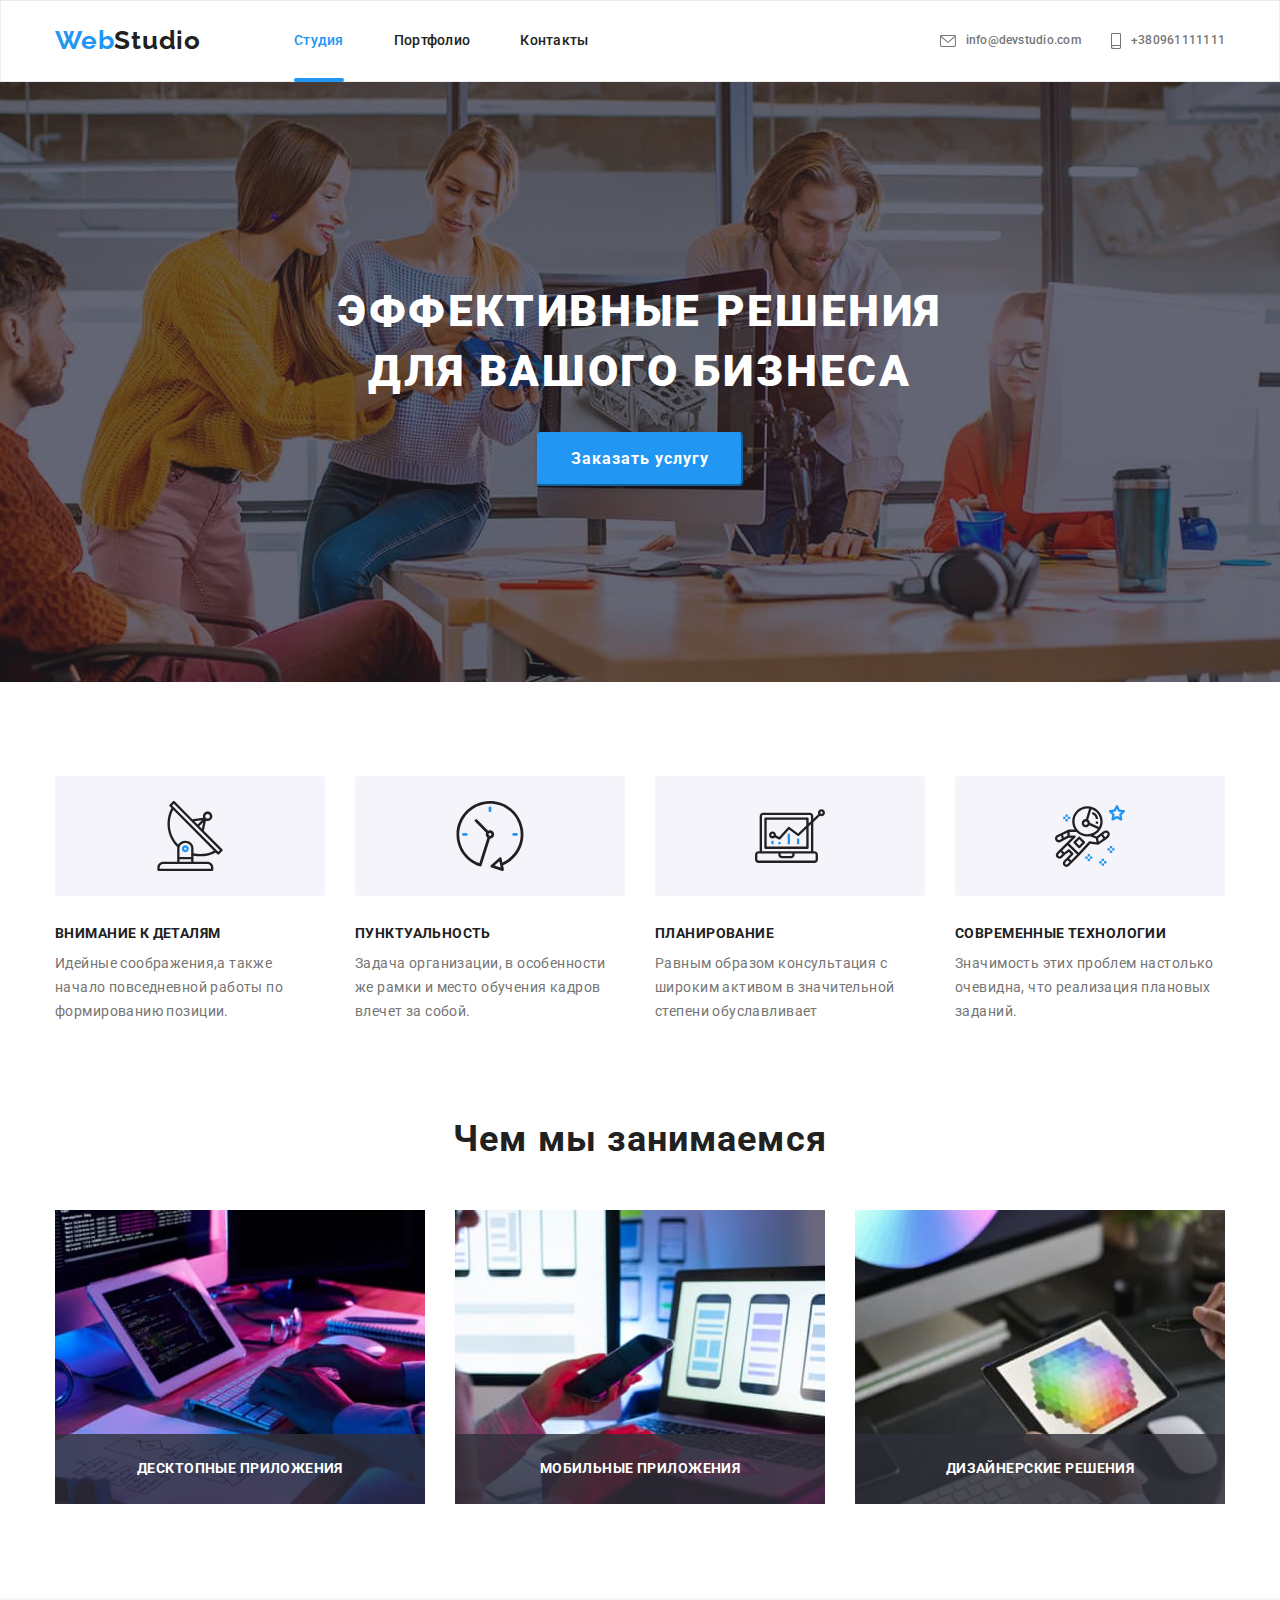
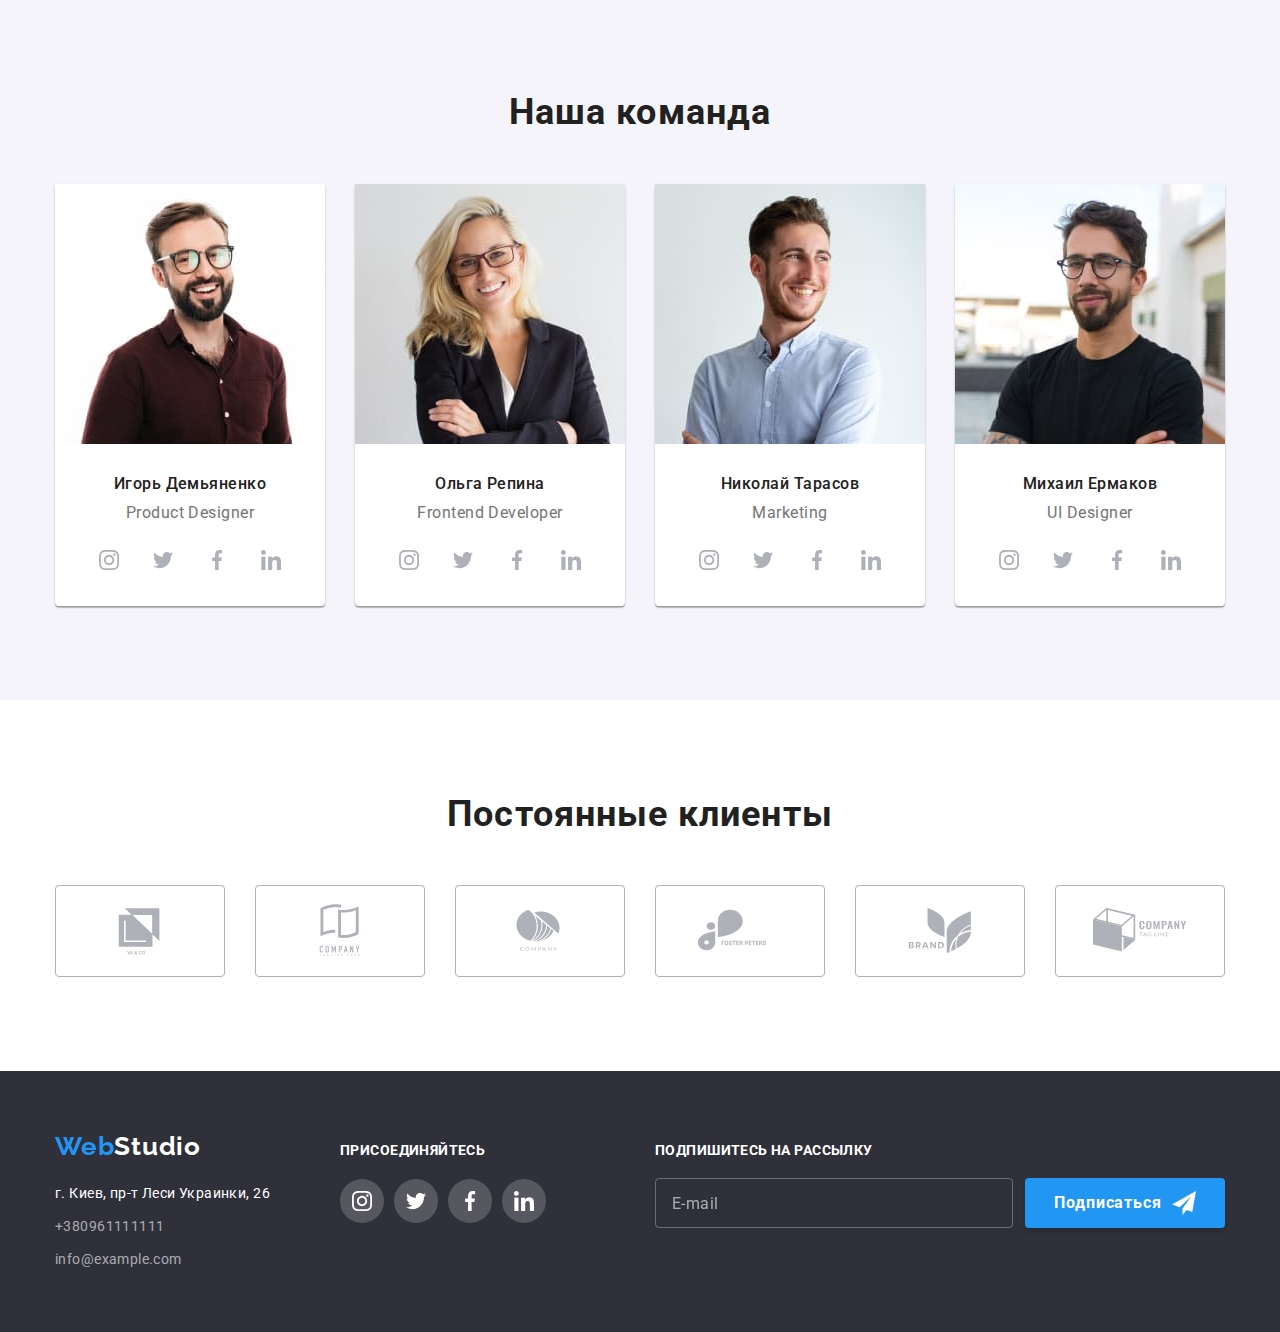
<file: index.html>
<!DOCTYPE html>
<html lang="ru">
  <head>
    <meta charset="UTF-8" />
    <meta http-equiv="X-UA-Compatible" content="IE=edge" />
    <meta name="viewport" content="width=device-width, initial-scale=1.0" />
    <title>Document</title>
    <link rel="preconnect" href="https://fonts.googleapis.com" />
    <link rel="preconnect" href="https://fonts.gstatic.com" crossorigin />
    <link
      href="https://fonts.googleapis.com/css2?family=Raleway:wght@700&family=Roboto:wght@400;500;700;900&display=swap"
      rel="stylesheet"
    />
    <link
      rel="stylesheet"
      href="https://cdnjs.cloudflare.com/ajax/libs/modern-normalize/1.1.0/modern-normalize.min.css"
    />
    <link rel="stylesheet" href="./css/main.min.css" />
</head>

  <body>
    <header class="header">
      <div class="container header__container">
        <a href="" class="link logo-header"
          >Web<span class="logo-dark">Studio</span></a>
        <nav class="header-nav">
          <ul class="list header-list">
            <li class="header-list__item-nav">
              <a class="current link header-list__link" href="./index.html">Студия</a>
            </li>
            <li class="header-list__item-nav">
              <a class="link header-list__link" href="./portfolio.html">Портфолио</a>
            </li>
            <li class="header-list__item-nav">
              <a class="link header-list__link" href="">Контакты</a>
            </li>
          </ul>
        </nav>
        <button type="button" class="mobile-menu-btn"  data-menu-open>
          <svg 
            class="mobile-menu-btn__icon"
            width="40"
            height="40">
            <use href="./image/icons.svg#icon-mobile-menu-btn"></use>
          </svg>
        </button>
        <ul class="list header-contact">
          <li class="header-list__item-contact">
            <a class="link header-list__mail" href="mailto:info@devstudio.com">
              <svg class="header-list__img-icon" width="16" height="12">
                <use href="./image/icons.svg#icon-envelope"></use>
              </svg>
              info@devstudio.com</a
            >
          </li>
          <li class="header-list__item-contact">
            <a class="link header-list__tel" href="tel:+380961111111">
              <svg class="header-list__img-icon" width="10" height="16">
                <use href="./image/icons.svg#icon-smartphone"></use>
              </svg>
              +380961111111</a
            >
          </li>
        </ul>
      </div>
      <div class="mobile-menu" data-menu>
        <!-- <div class="container mobile-menu__container"> -->
        <button type="button" class="mobile-menu__close-btn" data-menu-close>
          <svg class="mobile-menu__close-icon"
                width="40"
                height="40">
            <use href="./image/icons.svg#icon-close-btn"></use>
          </svg>
        </button>

        <ul class="mobile-menu__nav-list list">
          <li class="mobile-menu__nav-item item">
            <a class="current mobile-menu__nav-link link" href="./index.html">Студия</a>
          </li>
          <li class="mobile-menu__nav-item item">
            <a class="mobile-menu__nav-link link" href="./portfolio.html">Портфолио</a>
          </li>
          <li class="mobile-menu__nav-item item">
            <a class="mobile-menu__nav-link link" href="">Контакт</a>
          </li>
        </ul>

        <div>
        <ul class="mobile-menu__contact-list list">
          <li class="mobile-menu__contact-tel item">
            <a class="mobile-menu__contact-link link" href="tel:+380961111111">+38 096 111 11 11</a>
          </li>
          <li class="mobile-menu__contact-mail item">
            <a class="mobile-menu__contact-link link" href="mailto:info@devstudio.com">info@devstudio.com</a>
          </li>
        </ul>
        <ul class="mobile-menu__social-list list">
          <li class="mobile-menu__social-item item">
            <a class="mobile-menu__social-link link" href="">Instagram</a>
          </li>
          <li class="mobile-menu__social-item item">
            <a class="mobile-menu__social-link link" href="">Twitter</a>
          </li>
          <li class="mobile-menu__social-item item">
            <a class="mobile-menu__social-link link" href="">Facebook</a>
          </li>
          <li class="mobile-menu__social-item item">
            <a class="mobile-menu__social-link link" href="">LinkedIn</a>
          </li>
        </ul>
      </div>
      </div>
    </header>
    <main>
      <section class="hero">
        <div class="container">
          <h1 class="hero-title">Эффективные решения для вашого бизнеса</h1>
          <button type="button" class="hero-btn" data-modal-open>
            Заказать услугу
          </button>
        </div>
      </section>
      <section class="section">
        <div class="container">
          <h2 class="visually-hidden">Заголовок</h2>
          <ul class="list section-list">
            <li class="section-list__item">
              <div class="section-img">
                <svg class="section-list__img-icon" width="70" height="70">
                  <use href="./image/icons.svg#icon-antenna"></use>
                </svg>
              </div>
              <div class="section-inform">
                <h3 class="section-pretitle">ВНИМАНИЕ К ДЕТАЛЯМ</h3>
                <p class="section-text">
                  Идейные соображения,а также начало повседневной работы по
                  формированию позиции.
                </p>
              </div>
            </li>
            <li class="section-list__item">
              <div class="section-img">
                <svg class="section-list__img-icon" width="70" height="70">
                  <use href="./image/icons.svg#icon-clock"></use>
                </svg>
              </div>
              <div class="section-inform">
                <h3 class="section-pretitle">ПУНКТУАЛЬНОСТЬ</h3>
                <p class="section-text">
                  Задача организации, в особенности же рамки и место обучения
                  кадров влечет за собой.
                </p>
              </div>
            </li>
            <li class="section-list__item">
              <div class="section-img">
                <svg class="section-list__img-icon" width="70" height="70">
                  <use href="./image/icons.svg#icon-diagram"></use>
                </svg>
              </div>
              <div class="section-inform">
                <h3 class="section-pretitle">ПЛАНИРОВАНИЕ</h3>
                <p class="section-text">
                  Равным образом консультация с широким активом в значительной
                  степени обуславливает
                </p>
              </div>
            </li>
            <li class="section-list__item">
              <div class="section-img">
                <svg class="section-list__img-icon" width="70" height="70">
                  <use href="./image/icons.svg#icon-astronaut"></use>
                </svg>
              </div>
              <div class="section-inform">
                <h3 class="section-pretitle">СОВРЕМЕННЫЕ ТЕХНОЛОГИИ</h3>
                <p class="section-text">
                  Значимость этих проблем настолько очевидна, что реализация
                  плановых заданий.
                </p>
              </div>
            </li>
          </ul>
        </div>
      </section>
      <section class="work">
        <div class="container">
          <h2 class="work-title">Чем мы занимаемся</h2>
          <ul class="list work-list">
            <li class="work-list__item">
              <div class="work-item-img">
                <img
                  src="./image/img1.jpg"
                  alt="работа на планшете"
                  width="370"
                  height="294"
                />
                <p class="work-item-text">Десктопные приложения</p>
              </div>
            </li>
            <li class="work-list__item">
              <div class="work-item-img">
                <img
                  src="./image/img2.jpg"
                  alt="работа за ноутом"
                  width="370"
                  height="294"
                />
                <p class="work-item-text">Мобильные приложения</p>
              </div>
            </li>
            <li class="work-list__item">
              <div class="work-item-img">
                <img
                  src="./image/img3.jpg"
                  alt="работа на планшете2"
                  width="370"
                  height="294"
                />
                <p class="work-item-text">Дизайнерские решения</p>
              </div>
            </li>
          </ul>
        </div>
      </section>
      <section class="content">
        <div class="container">
          <h2 class="content-title">Наша команда</h2>
          <ul class="list content-list">
            <li class="content-item">
              <picture>
                <source
                  srcset="./image/Content/Igor-decktop.jpg 1x, ./image/Content/Igor-decktop@2x.jpg 2x"
                  media="(min-width: 1200px)"
                  />
                <source
                  srcset="./image/Content/Igor-tablet.jpg 1x, ./image/Content/Igor-tablet@2x.jpg 2x"
                  media="(min-width: 768px)"
                  />
                <source
                  srcset="./image/Content/Igor-mobile.jpg 1x, ./image/Content/Igor-mobile@2x.jpg 2x"
                  media="(min-width: 320px)"
                  />
                <img
                src="./image/Content/Igor-mobile.jpg"
                alt="Игорь Демьяненко"
                />
            </picture>
              <div class="content-text">
                <h3 class="content-after-title">Игорь Демьяненко</h3>
                <p class="content-headline" lang="en">Product Designer</p>
                <ul class="content-team-list list">
                  <li class="content-team-item">
                    <a href="" class="content-team-link">
                      <svg class="content-team-icon" width="20" height="20">
                        <use href="./image/icons.svg#icon-instagram"></use>
                      </svg>
                    </a>
                  </li>
                  <li class="content-team-item">
                    <a href="" class="content-team-link">
                      <svg class="content-team-icon" width="20" height="20">
                        <use href="./image/icons.svg#icon-twitter"></use>
                      </svg>
                    </a>
                  </li>
                  <li class="content-team-item">
                    <a href="" class="content-team-link">
                      <svg class="content-team-icon" width="20" height="20">
                        <use href="./image/icons.svg#icon-facebook"></use>
                      </svg>
                    </a>
                  </li>
                  <li class="content-team-item">
                    <a href="" class="content-team-link">
                      <svg class="content-team-icon" width="20" height="20">
                        <use href="./image/icons.svg#icon-linkedin"></use>
                      </svg>
                    </a>
                  </li>
                </ul>
              </div>
            </li>
            <li class="content-item">
              <picture>
                <source
                  srcset="./image/Content/Olga-decktop.jpg 1x, ./image/Content/Olga-decktop@2x.jpg 2x"
                  media="(min-width: 1200px)"
                  />
                <source
                  srcset="./image/Content/Olga-tablet.jpg 1x, ./image/Content/Olga-tablet@2x.jpg 2x"
                  media="(min-width: 768px)"
                  />
                <source srcset="./image/Content/Olga-mobile.jpg 1x, ./image/Content/Olga-mobile@2x.jpg 2x"
                media="(min-width: 320px)"
                />
              <img
                src="./image/Content/Olga-mobile.jpg"
                alt="Ольга Репина"
              />
            </picture>
              <div class="content-text">
                <h3 class="content-after-title">Ольга Репина</h3>
                <p class="content-headline" lang="en">Frontend Developer</p>
                <ul class="content-team-list list">
                  <li class="content-team-item">
                    <a href="" class="content-team-link">
                      <svg class="content-team-icon" width="20" height="20">
                        <use href="./image/icons.svg#icon-instagram"></use>
                      </svg>
                    </a>
                  </li>
                  <li class="content-team-item">
                    <a href="" class="content-team-link">
                      <svg class="content-team-icon" width="20" height="20">
                        <use href="./image/icons.svg#icon-twitter"></use>
                      </svg>
                    </a>
                  </li>
                  <li class="content-team-item">
                    <a href="" class="content-team-link">
                      <svg class="content-team-icon" width="20" height="20">
                        <use href="./image/icons.svg#icon-facebook"></use>
                      </svg>
                    </a>
                  </li>
                  <li class="content-team-item">
                    <a href="" class="content-team-link">
                      <svg class="content-team-icon" width="20" height="20">
                        <use href="./image/icons.svg#icon-linkedin"></use>
                      </svg>
                    </a>
                  </li>
                </ul>
              </div>
            </li>
            <li class="content-item">
              <picture>
                <source
                  srcset="./image/Content/Nikoly-decktop.jpg 1x, ./image/Content/Nikoly-decktop@2x.jpg 2x"
                  media="(min-width: 1200px)"
                  />
                <source
                  srcset="./image/Content/Nikoly-tablet.jpg 1x, ./image/Content/Nikoly-tablet@2x.jpg 2x"
                  media="(min-width: 768px)"
                  />
                <source 
                  srcset="./image/Content/Nikoly-mobile.jpg 1x, ./image/Content/Nikoly-mobile@2x.jpg 2x"
                  media="(min-width: 320px)"
                />
              <img
                src="./image/Content/Nikoly-mobile.jpg"
                alt="Николай Тарасов"
              />
            </picture>
              <div class="content-text">
                <h3 class="content-after-title">Николай Тарасов</h3>
                <p class="content-headline" lang="en">Marketing</p>
                <ul class="content-team-list list">
                  <li class="content-team-item">
                    <a href="" class="content-team-link">
                      <svg class="content-team-icon" width="20" height="20">
                        <use href="./image/icons.svg#icon-instagram"></use>
                      </svg>
                    </a>
                  </li>
                  <li class="content-team-item">
                    <a href="" class="content-team-link">
                      <svg class="content-team-icon" width="20" height="20">
                        <use href="./image/icons.svg#icon-twitter"></use>
                      </svg>
                    </a>
                  </li>
                  <li class="content-team-item">
                    <a href="" class="content-team-link">
                      <svg class="content-team-icon" width="20" height="20">
                        <use href="./image/icons.svg#icon-facebook"></use>
                      </svg>
                    </a>
                  </li>
                  <li class="content-team-item">
                    <a href="" class="content-team-link">
                      <svg class="content-team-icon" width="20" height="20">
                        <use href="./image/icons.svg#icon-linkedin"></use>
                      </svg>
                    </a>
                  </li>
                </ul>
              </div>
            </li>
            <li class="content-item">
              <picture>
                <source
                  srcset="./image/Content/Misha-decktop.jpg 1x, ./image/Content/Misha-decktop@2x.jpg 2x"
                  media="(min-width: 1200px)"
                  />
                <source
                  srcset="./image/Content/Misha-tablet.jpg 1x, ./image/Content/Misha-tablet@2x.jpg 2x"
                  media="(min-width: 768px)"
                  />
                <source srcset="./image/Content/Misha-mobile.jpg 1x, ./image/Content/Misha-mobile@2x.jpg 2x"
                media="(min-width: 320px)"
                />
              <img
                src="./image/Content/Misha-mobile.jpg"
                alt="Михаил Ермаков"
              />
            </picture>
              <div class="content-text">
                <h3 class="content-after-title">Михаил Ермаков</h3>
                <p class="content-headline" lang="en">UI Designer</p>
                <ul class="content-team-list list">
                  <li class="content-team-item">
                    <a href="" class="content-team-link">
                      <svg class="content-team-icon" width="20" height="20">
                        <use href="./image/icons.svg#icon-instagram"></use>
                      </svg>
                    </a>
                  </li>
                  <li class="content-team-item">
                    <a href="" class="content-team-link">
                      <svg class="content-team-icon" width="20" height="20">
                        <use href="./image/icons.svg#icon-twitter"></use>
                      </svg>
                    </a>
                  </li>
                  <li class="content-team-item">
                    <a href="" class="content-team-link">
                      <svg class="content-team-icon" width="20" height="20">
                        <use href="./image/icons.svg#icon-facebook"></use>
                      </svg>
                    </a>
                  </li>
                  <li class="content-team-item">
                    <a href="" class="content-team-link">
                      <svg class="content-team-icon" width="20" height="20">
                        <use href="./image/icons.svg#icon-linkedin"></use>
                      </svg>
                    </a>
                  </li>
                </ul>
              </div>
            </li>
          </ul>
        </div>
      </section>
      <section class="client">
        <div class="container">
          <h2 class="client-title">Постоянные клиенты</h2>
          <ul class="client-list list">
            <li class="client-item">
              <a href="" class="client-link">
                <svg class="client-icon" width="106" height="60">
                  <use href="./image/icons.svg#icon-YACO"></use>
                </svg>
              </a>
            </li>
            <li class="client-item">
              <a href="" class="client-link">
                <svg class="client-icon" width="106" height="60">
                  <use href="./image/icons.svg#icon-TAGLANE"></use>
                </svg>
              </a>
            </li>
            <li class="client-item">
              <a href="" class="client-link">
                <svg class="client-icon" width="106" height="60">
                  <use href="./image/icons.svg#icon-COMPANY"></use>
                </svg>
              </a>
            </li>
            <li class="client-item">
              <a href="" class="client-link">
                <svg class="client-icon" width="106" height="60">
                  <use href="./image/icons.svg#icon-FOSTER"></use>
                </svg>
              </a>
            </li>
            <li class="client-item">
              <a href="" class="client-link">
                <svg class="client-icon" width="106" height="60">
                  <use href="./image/icons.svg#icon-BRAND"></use>
                </svg>
              </a>
            </li>
            <li class="client-item">
              <a href="" class="client-link">
                <svg class="client-icon" width="106" height="60">
                  <use href="./image/icons.svg#icon-TAG"></use>
                </svg>
              </a>
            </li>
          </ul>
        </div>
      </section>
    </main>
    <footer class="footer">
      <div class="container footer-container">
        <div class="footer-container-wrapper">
         <div class="footer-address">
          <a href="" class="link logo-footer"
            >Web<span class="logo-white">Studio</span></a
          >
          <address>
            <ul class="list footer-list">
              <li class="footer-item">
                <a
                  class="link footer-link-location"
                  href="https://goo.gl/maps/i7HhmgkpNzpsG96B9"
                  target="_blank"
                  rel="noopener noreferrer"
                  >г. Киев, пр-т Леси Украинки, 26</a
                >
              </li>
              <li class="footer-item">
                <a class="footer-link-tel link" href="tel:+380961111111"
                  >+380961111111</a
                >
              </li>
              <li class="footer-item">
                <a class="link footer-link-mail" href="mailto:info@example.com"
                  >info@example.com</a
                >
              </li>
            </ul>
          </address>
        </div>
        <div class="footer-socialnetwork">
          <p class="footer-title">присоединяйтесь</p>
          <ul class="footer-network-list list">
            <li class="footer-network-item">
              <a href="" class="footer-network-link">
                <svg class="footer-network-icon" width="20" height="20">
                  <use href="./image/icons.svg#icon-instagram"></use>
                </svg>
              </a>
            </li>
            <li class="footer-network-item">
              <a href="" class="footer-network-link">
                <svg class="footer-network-icon" width="20" height="20">
                  <use href="./image/icons.svg#icon-twitter"></use>
                </svg>
              </a>
            </li>
            <li class="footer-network-item">
              <a href="" class="footer-network-link">
                <svg class="footer-network-icon" width="20" height="20">
                  <use href="./image/icons.svg#icon-facebook"></use>
                </svg>
              </a>
            </li>
            <li class="footer-network-item">
              <a href="" class="footer-network-link">
                <svg class="content-team-icon" width="20" height="20">
                  <use href="./image/icons.svg#icon-linkedin"></use>
                </svg>
              </a>
            </li>
          </ul>
        </div>
      </div>
      <div class="subscribe">
        <form class="subscribe-form">
          <p class="subscribe-name">Подпишитесь на рассылку</p>
          <div class="subscribe-wrapper">
              <input class="subscribe-input" type="text" name="subscribe" id="sbscr" placeholder="E-mail" />
              <button class="subscribe-btn" type="submit">Подписаться
                  <svg class="subscribe-icon" width="24" height="24">
                      <use href="./image/icons.svg#icon-footer-form"></use>
                  </svg>
              </button>
          </div>
      </form>
    </div>
      </div>
    </footer>

    <div class="backdrop is-hidden container" data-modal>
      <div class="modal is-hidden">
        <button type="button" class="modal-close-btn" data-modal-close>
          <svg class="modal-icon-close" 
            width="18" 
            height="18">
            <use href="./image/icons.svg#icon-close"></use>
          </svg>
        </button>

          <p class="contakt-form-text">Оставьте свои данные, мы вам перезвоним</p>
          
          <form class="contakt-form">

          <label class="contakt-form-field" for="name">Имя</label>
            <div class="contakt-form-imput-wrapper">
              <input name="user_name" class="contakt-form-input" type="text" id="name" required
              minlength="3" maxlength="10" pattern="^[a-zA-Z]+$"/>
                <svg class="contakt-form-input-icon" 
                  width="18" 
                  height="18">
                <use href="./image/icons.svg#icon-person-name"></use>
                </svg>
              </div>


          <label class="contakt-form-field" for="phone">Телефон</label>
            <div class="contakt-form-imput-wrapper">
              <input name="user_phone" class="contakt-form-input" type="tel" id="phone" required/>
                <svg class="contakt-form-input-icon" 
                  width="18" 
                  height="18">
                <use href="./image/icons.svg#icon-form-imput-tel"></use>
                </svg>
              </div>


          <label class="contakt-form-field" for="email">Почта</label>
            <div class="contakt-form-imput-wrapper">
              <input name="user_email" class="contakt-form-input" type="tel" id="email" required/>
                <svg class="contakt-form-input-icon" 
                  width="18" 
                  height="18">
                <use href="./image/icons.svg#icon-form-imput-mail"></use>
                </svg>
              </div>

          <label class="contakt-form-field" for="comments">Комментарий</label>
            <textarea name="user_message" class="contakt-form-message"  id="comments" placeholder="Введите текст"></textarea>

          <div class="contact-form-checkbox-wrapper">
            <input type="checkbox" name="accept-policy" class="chackbox-accept-policy visually-hidden"
              id="message" required />
            <label for="message" class="contact-form-checkbox-agreement">Соглашаюсь с рассылкой и принимаю&nbsp;
              <a class="policy" href="">Условия договора</a></label>
          </div>

      <button class="contact-form-submit-btn" type="submit">Отправить</button>
  </form>
      </div>
    </div>
    <script src="./js/modal.js"></script> 
    <script src="./js/menu.js"></script>
  </body>
</html>
</file>
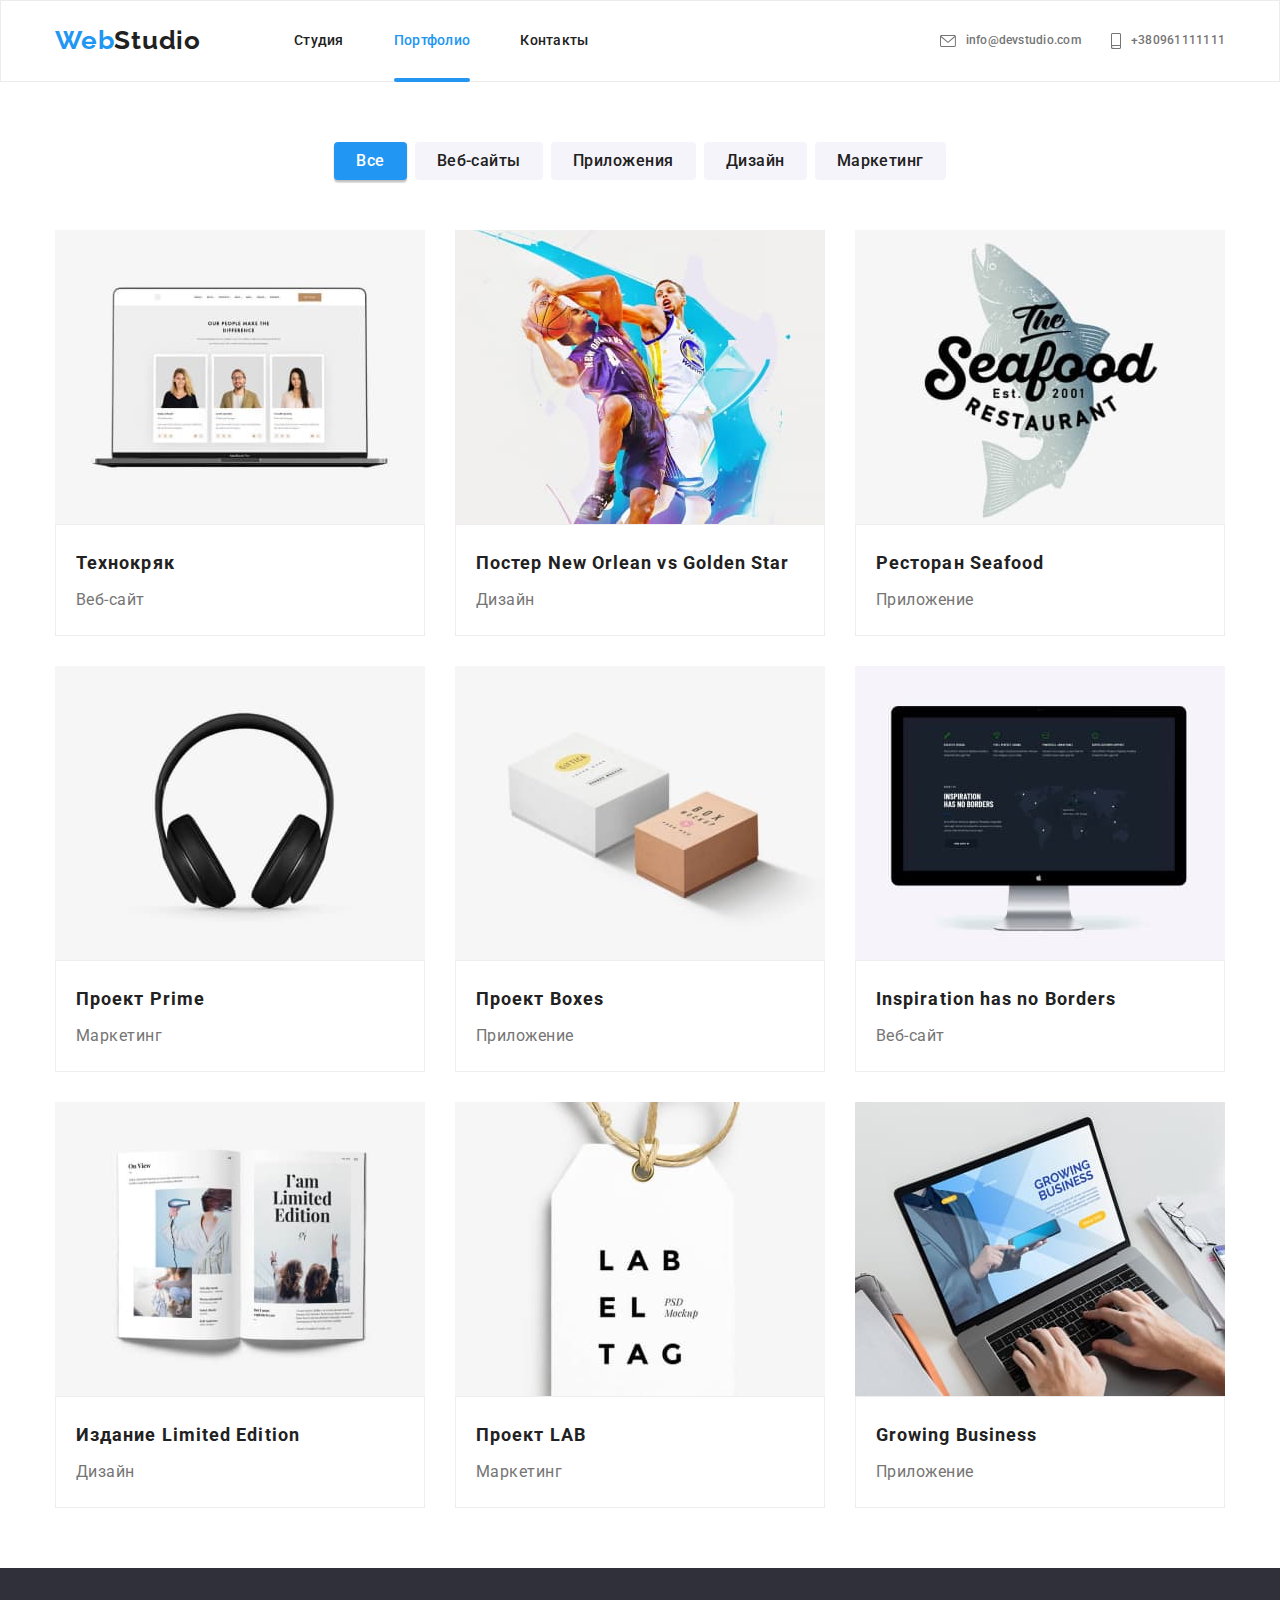
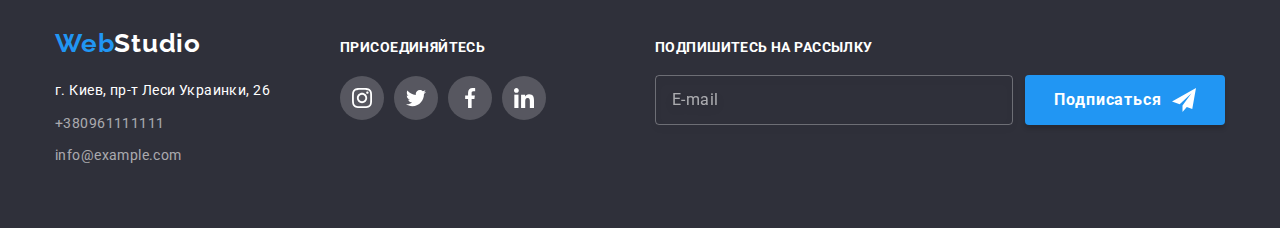
<file: portfolio.html>
<!DOCTYPE html>
<html lang="en">
<head>
    <meta charset="UTF-8">
    <meta http-equiv="X-UA-Compatible" content="IE=edge">
    <meta name="viewport" content="width=device-width, initial-scale=1.0">
    <title>Document</title>
    <link rel="preconnect" href="https://fonts.googleapis.com">
    <link rel="preconnect" href="https://fonts.gstatic.com" crossorigin>
    <link href="https://fonts.googleapis.com/css2?family=Raleway:wght@700&family=Roboto:wght@400;500;700;900&display=swap" rel="stylesheet">
    <link
      rel="stylesheet"
      href="https://cdnjs.cloudflare.com/ajax/libs/modern-normalize/1.1.0/modern-normalize.min.css"
    />
    <link rel="stylesheet" href="./css/main.min.css" />
</head>
<body>
  <header class="header">
    <div class="container header__container">
      <a href="" class="link logo-header"
        >Web<span class="logo-dark">Studio</span></a>
      <nav class="header-nav">
        <ul class="list header-list">
          <li class="header-list__item-nav">
            <a class="link header-list__link" href="./index.html">Студия</a>
          </li>
          <li class="header-list__item-nav">
            <a class="current link header-list__link" href="./portfolio.html">Портфолио</a>
          </li>
          <li class="header-list__item-nav">
            <a class="link header-list__link" href="">Контакты</a>
          </li>
        </ul>
      </nav>
      <button type="button" class="mobile-menu-btn"  data-menu-open>
        <svg 
          class="mobile-menu-btn__icon"
          width="40"
          height="40">
          <use href="./image/icons.svg#icon-mobile-menu-btn"></use>
        </svg>
      </button>
      <ul class="list header-contact">
        <li class="header-list__item-contact">
          <a class="link header-list__mail" href="mailto:info@devstudio.com">
            <svg class="header-list__img-icon" width="16" height="12">
              <use href="./image/icons.svg#icon-envelope"></use>
            </svg>
            info@devstudio.com</a
          >
        </li>
        <li class="header-list__item-contact">
          <a class="link header-list__tel" href="tel:+380961111111">
            <svg class="header-list__img-icon" width="10" height="16">
              <use href="./image/icons.svg#icon-smartphone"></use>
            </svg>
            +380961111111</a
          >
        </li>
      </ul>
    </div>
    <div class="mobile-menu" data-menu>
      <!-- <div class="container mobile-menu__container"> -->
      <button type="button" class="mobile-menu__close-btn" data-menu-close>
        <svg class="mobile-menu__close-icon"
              width="40"
              height="40">
          <use href="./image/icons.svg#icon-close-btn"></use>
        </svg>
      </button>
      <ul class="mobile-menu__nav-list list">
        <li class="mobile-menu__nav-item item">
          <a class="mobile-menu__nav-link link" href="./index.html">Студия</a>
        </li>
        <li class="mobile-menu__nav-item item">
          <a class="current mobile-menu__nav-link link" href="./portfolio.html">Портфолио</a>
        </li>
        <li class="mobile-menu__nav-item item">
          <a class="mobile-menu__nav-link link" href="">Контакт</a>
        </li>
      </ul>
      <div>
      <ul class="mobile-menu__contact-list list">
        <li class="mobile-menu__contact-tel item">
          <a class="mobile-menu__contact-link link" href="tel:+380961111111">+38 096 111 11 11</a>
        </li>
        <li class="mobile-menu__contact-mail item">
          <a class="mobile-menu__contact-link link" href="mailto:info@devstudio.com">info@devstudio.com</a>
        </li>
      </ul>
      <ul class="mobile-menu__social-list list">
        <li class="mobile-menu__social-item item">
          <a class="mobile-menu__social-link link" href="">Instagram</a>
        </li>
        <li class="mobile-menu__social-item item">
          <a class="mobile-menu__social-link link" href="">Twitter</a>
        </li>
        <li class="mobile-menu__social-item item">
          <a class="mobile-menu__social-link link" href="">Facebook</a>
        </li>
        <li class="mobile-menu__social-item item">
          <a class="mobile-menu__social-link link" href="">LinkedIn</a>
        </li>
      </ul>
    </div>
    </div>
  </header>
    <main>
        <section class="navigation">
            <div class="container">
                <h2 class="visually-hidden">Заголовок-второй</h2>
                    <ul class="list navigation-list">
                        <li class="btn-item"><button type="button" class="active navigation-btn">Все</button></li>
                        <li class="btn-item"><button type="button" class="navigation-btn">Веб-сайты</button></li>
                        <li class="btn-item"><button type="button" class="navigation-btn">Приложения</button></li>
                        <li class="btn-item"><button type="button" class="navigation-btn">Дизайн</button></li>
                        <li class="btn-item"><button type="button" class="navigation-btn">Маркетинг</button></li>
                    </ul>
                    <ul class="list nav-list">
                        <li class="navigation-item">
                            <a class="link navigation-link" href="">
                                <div class="navigation-link-img">
                                  <picture>
                                    <source
                                      srcset="./image/Porfolio/Decktop/Img1-decktop.jpg 1x, ./image/Porfolio/Decktop/Img1-decktop@2x.jpg 2x"
                                      media="(min-width: 1200px)"
                                      />
                                    <source
                                      srcset="./image/Porfolio/Tablet/Img1-tablet.jpg 1x, ./image/Porfolio/Tablet/Img1-tablet@2x.jpg 2x"
                                      media="(min-width: 768px)"
                                      />
                                    <source
                                      srcset="./image/Porfolio/Mobile/Img1-mobile.jpg 1x, ./image/Porfolio/Mobile/Img1-mobile@2x.jpg 2x"
                                      media="(min-width: 320px)"
                                      />
                                <img
                                    src="./image/Porfolio/Mobile/Img1-mobile.jpg"
                                    alt="Веб-сайт"                                 
                                />
                              </picture>
                                <p class="overlay">Ресурс предлагает комплексные предложения с разным уровнем функционала и сервисов. Все это позволит посетителю получить исчерпывающие сведения о компании или частном лице.</p>
                                </div>
                                 <div class="nav-text">
                                    <h2 class="navigation-title">Технокряк</h2>
                                    <p class="navigation-text">Веб-сайт</p>
                                </div>
                                
                            </a>
                        </li>
                        <li class="navigation-item">
                            <a class="link navigation-link" href="">
                                <div class="navigation-link-img">
                                <picture>
                                  <source
                                      srcset="./image/Porfolio/Decktop/Img2-decktop.jpg 1x, ./image/Porfolio/Decktop/Img2-decktop@2x.jpg 2x"
                                      media="(min-width: 1200px)"
                                      />
                                    <source
                                      srcset="./image/Porfolio/Tablet/Img2-tablet.jpg 1x, ./image/Porfolio/Tablet/Img2-tablet@2x.jpg 2x"
                                      media="(min-width: 768px)"
                                      />
                                    <source
                                      srcset="./image/Porfolio/Mobile/Img2-mobile.jpg 1x, ./image/Porfolio/Mobile/Img2-mobile@2x.jpg 2x"
                                      media="(min-width: 320px)"
                                      />
                                <img
                                    src="./image/Porfolio/Mobile/Img2-mobile.jpg"
                                    alt="Постер"
                                />
                              </picture>
                                <p class="overlay">Ресурс предлагает комплексные предложения с разным уровнем функционала и сервисов. Все это позволит посетителю получить исчерпывающие сведения о компании или частном лице.</p>
                                </div>
                                <div class="nav-text">
                                    <h2 class="navigation-title" lang="en"> Постер New Orlean vs Golden Star</h2>
                                    <p class="navigation-text">Дизайн</p>
                                </div>
                            </a>
                        </li>
                        <li class="navigation-item">
                            <a class="link navigation-link" href="">
                                <div class="navigation-link-img">
                                  <picture>
                                    <source
                                        srcset="./image/Porfolio/Decktop/Img3-decktop.jpg 1x, ./image/Porfolio/Decktop/Img3-decktop@2x.jpg 2x"
                                        media="(min-width: 1200px)"
                                        />
                                      <source
                                        srcset="./image/Porfolio/Tablet/Img3-tablet.jpg 1x, ./image/Porfolio/Tablet/Img3-tablet@2x.jpg 2x"
                                        media="(min-width: 768px)"
                                        />
                                      <source
                                        srcset="./image/Porfolio/Mobile/Img3-mobile.jpg 1x, ./image/Porfolio/Mobile/Img3-mobile@2x.jpg 2x"
                                        media="(min-width: 320px)"
                                        />
                                <img
                                    src="./image/Porfolio/Mobile/Img3-mobile.jpg"
                                    alt="Ресторан"        
                                />
                              </picture>
                                <p class="overlay">Ресурс предлагает комплексные предложения с разным уровнем функционала и сервисов. Все это позволит посетителю получить исчерпывающие сведения о компании или частном лице.</p>
                                </div>
                                <div class="nav-text">
                                    <h2 class="navigation-title">Ресторан Seafood</h2>
                                    <p class="navigation-text">Приложение</p>
                                </div>
                            </a>
                        </li>
                        <li class="navigation-item">
                            <a class="link navigation-link" href="">
                                <div class="navigation-link-img">
                                  <picture>
                                    <source
                                        srcset="./image/Porfolio/Decktop/Img4-decktop.jpg 1x, ./image/Porfolio/Decktop/Img4-decktop@2x.jpg 2x"
                                        media="(min-width: 1200px)"
                                        />
                                      <source
                                        srcset="./image/Porfolio/Tablet/Img4-tablet.jpg 1x, ./image/Porfolio/Tablet/Img4-tablet@2x.jpg 2x"
                                        media="(min-width: 768px)"
                                        />
                                      <source
                                        srcset="./image/Porfolio/Mobile/Img4-mobile.jpg 1x, ./image/Porfolio/Mobile/Img4-mobile@2x.jpg 2x"
                                        media="(min-width: 320px)"
                                        />
                                <img
                                    src="./image/Porfolio/Mobile/Img4-mobile.jpg"
                                    alt="Наушники"
                                />
                              </picture>
                                <p class="overlay">Ресурс предлагает комплексные предложения с разным уровнем функционала и сервисов. Все это позволит посетителю получить исчерпывающие сведения о компании или частном лице.</p>
                                </div>
                                <div class="nav-text">
                                    <h2 class="navigation-title">Проект Prime</h2>
                                    <p class="navigation-text">Маркетинг</p>
                                </div>
                            </a>
                        </li>
                        <li class="navigation-item">
                            <a class="link navigation-link" href="">
                                <div class="navigation-link-img">
                                  <picture>
                                    <source
                                        srcset="./image/Porfolio/Decktop/Img5-decktop.jpg 1x, ./image/Porfolio/Decktop/Img5-decktop@2x.jpg 2x"
                                        media="(min-width: 1200px)"
                                        />
                                      <source
                                        srcset="./image/Porfolio/Tablet/Img5-tablet.jpg 1x, ./image/Porfolio/Tablet/Img5-tablet@2x.jpg 2x"
                                        media="(min-width: 768px)"
                                        />
                                      <source
                                        srcset="./image/Porfolio/Mobile/Img5-mobile.jpg 1x, ./image/Porfolio/Mobile/Img5-mobile@2x.jpg 2x"
                                        media="(min-width: 320px)"
                                        />
                                <img
                                    src="./image/Porfolio/Mobile/Img5-mobile.jpg"
                                    alt="Коробки"
                                />
                              </picture>
                                <p class="overlay">Ресурс предлагает комплексные предложения с разным уровнем функционала и сервисов. Все это позволит посетителю получить исчерпывающие сведения о компании или частном лице.</p>
                                </div>
                                <div class="nav-text">
                                    <h2 class="navigation-title">Проект Boxes</h2>
                                    <p class="navigation-text">Приложение</p>
                                </div>
                            </a>
                        </li>
                        <li class="navigation-item">
                            <a class="link navigation-link" href="">
                                <div class="navigation-link-img">
                                  <picture>
                                    <source
                                        srcset="./image/Porfolio/Decktop/Img6-decktop.jpg 1x, ./image/Porfolio/Decktop/Img6-decktop@2x.jpg 2x"
                                        media="(min-width: 1200px)"
                                        />
                                      <source
                                        srcset="./image/Porfolio/Tablet/Img6-tablet.jpg 1x, ./image/Porfolio/Tablet/Img6-tablet@2x.jpg 2x"
                                        media="(min-width: 768px)"
                                        />
                                      <source
                                        srcset="./image/Porfolio/Mobile/Img6-mobile.jpg 1x, ./image/Porfolio/Mobile/Img6-mobile@2x.jpg 2x"
                                        media="(min-width: 320px)"
                                        />
                                <img
                                    src="./image/Porfolio/Mobile/Img6-mobile.jpg"
                                    alt="Экран" 
                                />
                              </picture>
                                <p class="overlay">Ресурс предлагает комплексные предложения с разным уровнем функционала и сервисов. Все это позволит посетителю получить исчерпывающие сведения о компании или частном лице.</p>
                                </div>
                                <div class="nav-text">
                                    <h2 class="navigation-title" lang="en">Inspiration has no Borders</h2>
                                    <p class="navigation-text">Веб-сайт</p>
                                </div>
                            </a>
                        </li>
                        <li class="navigation-item">
                            <a class="link navigation-link" href="">
                                <div class="navigation-link-img">
                                  <picture>
                                    <source
                                        srcset="./image/Porfolio/Decktop/Img7-decktop.jpg 1x, ./image/Porfolio/Decktop/Img7-decktop@2x.jpg 2x"
                                        media="(min-width: 1200px)"
                                        />
                                      <source
                                        srcset="./image/Porfolio/Tablet/Img7-tablet.jpg 1x, ./image/Porfolio/Tablet/Img7-tablet@2x.jpg 2x"
                                        media="(min-width: 768px)"
                                        />
                                      <source
                                        srcset="./image/Porfolio/Mobile/Img7-mobile.jpg 1x, ./image/Porfolio/Mobile/Img7-mobile@2x.jpg 2x"
                                        media="(min-width: 320px)"
                                        />
                                <img
                                    src="./image/Porfolio/Mobile/Img7-mobile.jpg"
                                    alt="Журнал"
                                />
                              </picture>
                                <p class="overlay">Ресурс предлагает комплексные предложения с разным уровнем функционала и сервисов. Все это позволит посетителю получить исчерпывающие сведения о компании или частном лице.</p>
                                </div>
                                <div class="nav-text">
                                    <h2 class="navigation-title">Издание Limited Edition</h2>
                                    <p class="navigation-text">Дизайн</p>
                                </div>
                            </a>
                        </li>
                        <li class="navigation-item">
                            <a class="link navigation-link" href="">
                                <div class="navigation-link-img">
                                  <picture>
                                    <source
                                        srcset="./image/Porfolio/Decktop/Img8-decktop.jpg 1x, ./image/Porfolio/Decktop/Img8-decktop@2x.jpg 2x"
                                        media="(min-width: 1200px)"
                                        />
                                      <source
                                        srcset="./image/Porfolio/Tablet/Img8-tablet.jpg 1x, ./image/Porfolio/Tablet/Img8-tablet@2x.jpg 2x"
                                        media="(min-width: 768px)"
                                        />
                                      <source
                                        srcset="./image/Porfolio/Mobile/Img8-mobile.jpg 1x, ./image/Porfolio/Mobile/Img8-mobile@2x.jpg 2x"
                                        media="(min-width: 320px)"
                                        />
                                <img
                                    src="./image/Porfolio/Mobile/Img8-mobile.jpg"
                                    alt="Ярлык"
                                />
                              </picture>
                                <p class="overlay">Ресурс предлагает комплексные предложения с разным уровнем функционала и сервисов. Все это позволит посетителю получить исчерпывающие сведения о компании или частном лице.</p>
                                </div>
                                <div class="nav-text">
                                    <h2 class="navigation-title">Проект LAB</h2>
                                    <p class="navigation-text">Маркетинг</p>
                                </div>
                            </a>
                        </li>
                        <li class="navigation-item">
                            <a class="link navigation-link" href="">
                                <div class="navigation-link-img">
                                  <picture>
                                    <source
                                        srcset="./image/Porfolio/Decktop/Img9-decktop.jpg 1x, ./image/Porfolio/Decktop/Img9-decktop@2x.jpg 2x"
                                        media="(min-width: 1200px)"
                                        />
                                      <source
                                        srcset="./image/Porfolio/Tablet/Img9-tablet.jpg 1x, ./image/Porfolio/Tablet/Img9-tablet@2x.jpg 2x"
                                        media="(min-width: 768px)"
                                        />
                                      <source
                                        srcset="./image/Porfolio/Mobile/Img9-mobile.jpg 1x, ./image/Porfolio/Mobile/Img9-mobile@2x.jpg 2x"
                                        media="(min-width: 320px)"
                                        />
                                <img
                                    src="./image/Porfolio/Mobile/Img9-mobile.jpg"
                                    alt="Ноутбук"
                                />
                              </picture>
                                <p class="overlay">Ресурс предлагает комплексные предложения с разным уровнем функционала и сервисов. Все это позволит посетителю получить исчерпывающие сведения о компании или частном лице.</p>
                                </div>
                                <div class="nav-text">
                                    <h2 class="navigation-title" lang="en">Growing Business</h2>
                                    <p class="navigation-text">Приложение</p>
                                </div>
                            </a>
                        </li>
                    </ul>
            </div>
        </section>
    </main>
    <footer class="footer">
      <div class="container footer-container">
        <div class="footer-container-wrapper">
         <div class="footer-address">
          <a href="" class="link logo-footer"
            >Web<span class="logo-white">Studio</span></a
          >
          <address>
            <ul class="list footer-list">
              <li class="footer-item">
                <a
                  class="link footer-link-location"
                  href="https://goo.gl/maps/i7HhmgkpNzpsG96B9"
                  target="_blank"
                  rel="noopener noreferrer"
                  >г. Киев, пр-т Леси Украинки, 26</a
                >
              </li>
              <li class="footer-item">
                <a class="footer-link-tel link" href="tel:+380961111111"
                  >+380961111111</a
                >
              </li>
              <li class="footer-item">
                <a class="link footer-link-mail" href="mailto:info@example.com"
                  >info@example.com</a
                >
              </li>
            </ul>
          </address>
        </div>
        <div class="footer-socialnetwork">
          <p class="footer-title">присоединяйтесь</p>
          <ul class="footer-network-list list">
            <li class="footer-network-item">
              <a href="" class="footer-network-link">
                <svg class="footer-network-icon" width="20" height="20">
                  <use href="./image/icons.svg#icon-instagram"></use>
                </svg>
              </a>
            </li>
            <li class="footer-network-item">
              <a href="" class="footer-network-link">
                <svg class="footer-network-icon" width="20" height="20">
                  <use href="./image/icons.svg#icon-twitter"></use>
                </svg>
              </a>
            </li>
            <li class="footer-network-item">
              <a href="" class="footer-network-link">
                <svg class="footer-network-icon" width="20" height="20">
                  <use href="./image/icons.svg#icon-facebook"></use>
                </svg>
              </a>
            </li>
            <li class="footer-network-item">
              <a href="" class="footer-network-link">
                <svg class="content-team-icon" width="20" height="20">
                  <use href="./image/icons.svg#icon-linkedin"></use>
                </svg>
              </a>
            </li>
          </ul>
        </div>
      </div>
      <div class="subscribe">
        <form class="subscribe-form">
          <p class="subscribe-name">Подпишитесь на рассылку</p>
          <div class="subscribe-wrapper">
              <input class="subscribe-input" type="text" name="subscribe" id="sbscr" placeholder="E-mail" />
              <button class="subscribe-btn" type="submit">Подписаться
                  <svg class="subscribe-icon" width="24" height="24">
                      <use href="./image/icons.svg#icon-footer-form"></use>
                  </svg>
              </button>
          </div>
      </form>
    </div>
      </div>
    </footer>
      <script src="./js/menu.js"></script> 
</body>
</html>
</file>
<file: css/main.min.css>
:root{--main-color: #212121;--color-title: #FFFFFF;--text-color: #757575;--color-hover: #2196F3;--background-header: #FFFFFF;--background-hero: #2F303A;--background-section: #E5E5E5;--background-content:#F5F4FA;--footer-color-logo: #FFFFFF;--header-boder-color: #ECECEC;--border-color:  #EEEEEE;--background-icon: #AFB1B8;--footer-icon: rgba(255, 255, 255, 0.1)}.visually-hidden{position:absolute;width:1px;height:1px;margin:-1px;border:0;padding:0;white-space:nowrap;clip-path:inset(100%);clip:rect(0 0 0 0);overflow:hidden}body{font-family:Roboto, sans-serif}h1,h2,h3,p,ul{margin:0;padding:0}.list{list-style:none}.link{text-decoration:none}img{display:block;max-width:100%;height:auto}.container{padding-left:15px;padding-right:15px}@media screen and (min-width: 480px){.container{width:480px;margin-left:auto;margin-right:auto}}@media screen and (min-width: 768px){.container{width:768px}}@media screen and (min-width: 1200px){.container{width:1200px}}.logo-header{display:inline-block;font-family:Raleway;font-weight:700;font-size:26px;line-height:1.19;letter-spacing:0.03em;color:var(--color-hover)}.logo-dark{color:var(--main-color)}@media screen and (max-width: 767.98px){.logo-header{padding-top:16px;padding-bottom:16px}}@media screen and (min-width: 768px){.logo-header{padding-top:26px;padding-bottom:26px}}@media screen and (min-width: 1200px){.logo-header{margin-right:93px;padding-top:24px;padding-bottom:25px}}.hero-title{font-weight:900;font-size:26px;line-height:1.62;text-align:center;letter-spacing:0.06em;text-transform:uppercase;color:var(--color-title);margin:auto;margin-bottom:30px}@media screen and (min-width: 768px) and (max-width: 1199.98px){.hero-title{width:360px}}@media screen and (min-width: 1200px){.hero-title{font-size:44px;line-height:1.36;width:696px;color:var(--color-title)}}.hero-btn{font-family:inherit;font-weight:700;font-size:16px;line-height:1.87;text-align:center;letter-spacing:0.06em;color:var(--color-title);background-color:var(--color-hover);cursor:pointer;border-radius:4px;border-color:var(--color-hover);box-shadow:0px 4px 4px rgba(0,0,0,0.15);padding:10px 32px;transition:background-color 250ms cubic-bezier(0.4, 0, 0.2, 1)}.hero-btn:hover,.hero-btn:focus{background-color:var(--color-hover)}.section-image-list{display:flex;justify-content:center}.section-image-item+.section-image-item{margin-left:30px}.section-img{height:120px;display:flex;justify-content:center;align-items:center;border-radius:4px;background-color:var(--background-content);color:var(--main-color)}.section-img:not(:last-child){margin-bottom:30px}.section-image-icon{fill:currentColor}.logo-white{color:var(--footer-color-logo)}.logo-footer{display:block;font-family:Raleway;font-weight:700;font-size:26px;line-height:1.19;letter-spacing:0.03em;color:var(--color-hover);margin-bottom:20px;justify-content:center}@media screen and (max-width: 1199.98px){.logo-footer{text-align:center}}.subscribe-name{font-weight:700;font-size:14px;line-height:16px;letter-spacing:0.03em;text-transform:uppercase;color:#FFFFFF;margin-bottom:20px}.subscribe-input{height:50px;padding-left:16px;border:1px solid rgba(255,255,255,0.3);box-sizing:border-box;filter:drop-shadow(0px 4px 4px rgba(0,0,0,0.15));border-radius:4px;background-color:transparent;color:var(--color-title);transition:border-color 250ms cubic-bezier(0.4, 0, 0.2, 1)}.subscribe-inputt:focus{outline:none;border-color:var(--color-hover)}.subscribe-input::placeholder{display:flex;align-items:center;font-weight:400;font-size:16px;line-height:1.25;letter-spacing:0.03em;color:rgba(255,255,255,0.6)}.subscribe-btn{display:flex;justify-content:center;align-items:center;width:200px;height:50px;padding:0;cursor:pointer;box-shadow:0px 4px 4px rgba(0,0,0,0.15);border-radius:4px;border:none;background:var(--color-hover);font-weight:700;font-size:16px;line-height:30px;text-align:center;letter-spacing:0.06em;color:var(--color-title);margin-right:auto;margin-left:auto}.subscribe-icon{margin-left:10px}@media screen and (max-width: 479.98px){.subscribe-input{width:100%}}@media screen and (min-width: 480px) and (max-width: 1199.98px){.subscribe-input{width:450px}.subscribe{display:flex;justify-content:center}}@media screen and (max-width: 1199.98px){.subscribe-name{text-align:center}.subscribe-input{margin-bottom:20px}}@media screen and (min-width: 1200px){.subscribe-input{width:358px;margin-right:12px}.subscribe-wrapper{display:flex}.subscribe{margin-left:auto}}.navigation-btn{font-weight:500;font-size:16px;line-height:1.62;text-align:center;letter-spacing:0.03em;color:var(--main-color);background-color:var(--background-content);border-radius:4px;border:var(--border-color);cursor:pointer;padding:6px 22px;transition:background-color 250ms cubic-bezier(0.4, 0, 0.2, 1),color 250ms cubic-bezier(0.4, 0, 0.2, 1),box-shadow 250ms cubic-bezier(0.4, 0, 0.2, 1)}.navigation-btn:hover,.navigation-btn:focus{background-color:var(--color-hover);color:var(--footer-color-logo);box-shadow:0px 3px 1px rgba(0,0,0,0.1),0px 1px 2px rgba(0,0,0,0.08),0px 2px 2px rgba(0,0,0,0.12)}.navigation-list{display:flex}.navigation-list .active{background-color:var(--color-hover);box-shadow:0px 3px 1px rgba(0,0,0,0.1),0px 1px 2px rgba(0,0,0,0.08),0px 2px 2px rgba(0,0,0,0.12);border-radius:4px;color:var(--background-header)}.btn-item:not(:last-child){margin-right:8px}@media screen and (max-width: 767.98px){.navigation-list{flex-wrap:wrap;align-content:flex-start;margin-bottom:40px}.btn-item:nth-child(-n+3){margin-bottom:15px}}@media screen and (min-width: 768px){.navigation-list{justify-content:center}}@media screen and (max-width: 1199.98px){.navigation-list{margin-bottom:30px}}@media screen and (min-width: 1200px){.navigation-list{margin-bottom:50px}}.overlay{position:absolute;font-family:'Roboto';font-weight:400;font-size:18px;line-height:1.56;letter-spacing:0.03em;text-align:left;background-color:rgba(33,150,243,0.9);color:var(--color-title);padding:63px 24px;top:0;left:0;width:100%;height:100%;transform:translateY(101%);transition:transform 250ms cubic-bezier(0.4, 0, 0.2, 1)}.navigation-link:hover .overlay,.navigation-link:focus .overlay{transform:translateY(0%);overflow:scroll}.modal{position:absolute;top:50%;left:50%;transform:translate(-50%, -50%);background-color:var(--background-header);box-shadow:0px 1px 3px rgba(0,0,0,0.12),0px 1px 1px rgba(0,0,0,0.14),0px 2px 1px rgba(0,0,0,0.2);border-radius:4px;padding:40px}.modal-close-btn{position:absolute;display:flex;justify-content:center;align-items:center;top:8px;right:8px;width:30px;height:30px;border-radius:50%;background:var(--background-header);border:1px solid rgba(0,0,0,0.1);box-sizing:border-box;padding:0;cursor:pointer}.modal-close-btn:hover .modal-icon-close,.modal-close-btn:focus .modal-icon-close{fill:var(--color-hover)}.modal-icon-close{transition:fill 250ms cubic-bezier(0.4, 0, 0.2, 1)}@media screen and (max-width: 449.98px){.modal{width:100%}}@media screen and (min-width: 450px) and (max-width: 1199.98px){.modal{width:450px;height:609px}}@media screen and (min-width: 1200px){.modal{width:528px;height:581px}}.contakt-form-text{font-weight:700;font-size:20px;line-height:23px;text-align:center;letter-spacing:0.03em;margin-bottom:12px;color:var(--main-color)}.contakt-form-input-icon{position:absolute;top:50%;left:12px;transform:translateY(-50%);display:block;transition:fill 250ms cubic-bezier(0.4, 0, 0.2, 1)}.contakt-form-field{display:block;font-family:'Roboto';font-style:normal;font-weight:400;font-size:12px;line-height:1.17;letter-spacing:0.01em;color:#757575;margin-bottom:4px}.contakt-form-input{padding:0;width:100%;height:40px;padding-left:42px;border:1px solid rgba(33,33,33,0.2);box-sizing:border-box;border-radius:4px;transition:border-color 250ms cubic-bezier(0.4, 0, 0.2, 1)}.contakt-form-input:focus{outline:none;border-color:var(--color-hover)}.contakt-form-input:focus+.contakt-form-input-icon{fill:var(--color-hover)}.contakt-form-input-icon{outline:none}.contakt-form-imput-wrapper{position:relative;display:block;margin-bottom:10px}.contakt-form-input-icon{position:absolute;display:block;top:50%;left:12px;transform:translateY(-50%)}.contact-form-checkbox-wrapper{margin-bottom:30px}.contakt-form-message{width:100%;height:120px;padding:12px 16px;resize:none;margin-bottom:20px;border:1px solid rgba(33,33,33,0.2);box-sizing:border-box;border-radius:4px;transition:border-color 250ms cubic-bezier(0.4, 0, 0.2, 1)}.contakt-form-message::placeholder{color:rgba(117,117,117,0.5)}.contakt-form-message:focus{outline:none;border-color:var(--color-hover)}.contact-form-submit-btn{display:flex;justify-content:center;align-items:center;text-align:center;width:200px;height:50px;padding:0;margin:auto;font-weight:700;font-size:16px;line-height:1.88;letter-spacing:0.06em;color:var(--background-header);background:var(--color-hover);box-shadow:0px 4px 4px rgba(0,0,0,0.15);border-radius:4px;transition:backround 250ms cubic-bezier(0.4, 0, 0.2, 1)}.contact-form-submit-btn:hover,.contact-form-submit-btn:focus{background:#188CE8}.contact-form-checkbox-agreement::before{content:"";display:flex;justify-content:center;align-items:center;width:16px;height:16px;margin-right:8px;margin-top:3px;border:2px solid var(--main-color);border-radius:3px;cursor:pointer;transition:border-color 250ms cubic-bezier(0.4, 0, 0.2, 1)}.contact-form-checkbox-agreement{font-weight:400;letter-spacing:0.03em;color:var(--text-color)}.contact-form-checkbox-agreement::before{content:"";display:flex;justify-content:center;align-items:center;width:16px;height:16px;margin-right:8px;margin-top:3px;border:2px solid var(--main-color);border-radius:3px;cursor:pointer;transition:border-color 250ms cubic-bezier(0.4, 0, 0.2, 1)}.chackbox-accept-policy:checked+.contact-form-checkbox-agreement::before{background-image:url(../image/icon-check.svg);background-position:center}.chackbox-accept-policy:focus+.contact-form-checkbox-agreement::before{outline:none;border-color:var(--color-hover)}.chackbox-accept-policy:hover+.contact-form-checkbox-agreement::before{outline:none;border-color:var(--color-hover)}.policy{text-decoration-line:underline;color:var(--color-hover)}.visually-hidden{position:absolute;border:0;padding:0;white-space:nowrap;clip-path:inset(100%);clip:rect(0 0 0 0);overflow:hidden}@media screen and (min-width: 480px){.contact-form-checkbox-agreement{display:flex;justify-content:center;align-items:center}}@media screen and (max-width: 1199.98px){.contact-form-checkbox-agreement{font-size:12px;line-height:1.16}}@media screen and (min-width: 1200px){.contact-form-checkbox-agreement{font-size:14px;line-height:1.71}}.backdrop{position:fixed;top:0;left:0;width:100vw;height:100vh;background-color:rgba(0,0,0,0.2);transition:opacity 250ms cubic-bezier(0.4, 0, 0.2, 1),visibility 250ms cubic-bezier(0.4, 0, 0.2, 1)}.backdrop.is-hidden{opacity:0;visibility:hidden;pointer-events:none}.header__container{display:flex;align-items:center}.header{border:1px solid #ECECEC}@media screen and (max-width: 767.98px){.mobile-menu__nav-link.current{color:var(--color-hover)}.header-list{display:none}.header-contact{display:none}.mobile-menu-btn{background-color:transparent;border:none;padding:0;transition:fill 250ms cubic-bezier(0.4, 0, 0.2, 1)}.mobile-menu-btn:hover .mobile-menu-btn__icon,.mobile-menu-btn:focus .mobile-menu-btn__icon{fill:var(--color-hover)}.mobile-menu{position:absolute;top:0;left:0;width:100%;height:100vh;overflow:auto;padding:40px;z-index:500;display:flex;flex-direction:column;justify-content:space-between;opacity:0;visibility:hidden;pointer-events:none;background:var(--color-title);box-shadow:0px 4px 8px rgba(0,0,0,0.04),0px 2px 4px rgba(0,0,0,0.08),0px 1px 3px rgba(0,0,0,0.16);transition:opacity 250ms cubic-bezier(0.4, 0, 0.2, 1),visibility 250ms cubic-bezier(0.4, 0, 0.2, 1)}.mobile-menu.is-open{opacity:1;visibility:visible;pointer-events:auto}.mobile-menu__close-btn{position:absolute;top:10px;right:15px;background-color:transparent;border:none;padding:0;transition:fill 250ms cubic-bezier(0.4, 0, 0.2, 1)}.mobile-menu__close-btn:hover .mobile-menu__close-icon,.mobile-menu__close-btn:focus .mobile-menu__close-icon{fill:var(--color-hover)}.mobile-menu__nav-item{font-weight:500;font-size:40px;line-height:1.17;letter-spacing:0.02em;color:var(--main-color)}.mobile-menu__nav-item:not(:last-child){margin-bottom:32px}.mobile-menu__nav-link{color:var(--main-color);transition:color 250ms cubic-bezier(0.4, 0, 0.2, 1)}.mobile-menu__nav-link:hover,.mobile-menu__nav-link:focus{color:var(--color-hover)}.mobile-menu__contact-tel{font-weight:500;font-size:34px;line-height:1.18;letter-spacing:0.02em;color:var(--text-color);margin-bottom:32px}.mobile-menu__contact-mail{font-weight:500;font-size:24px;line-height:1.17;letter-spacing:0.02em;color:var(--text-color)}.mobile-menu__contact-list{margin-bottom:64px}.mobile-menu__contact-link{color:var(--text-color);transition:color 250ms cubic-bezier(0.4, 0, 0.2, 1)}.mobile-menu__contact-link:hover,.mobile-menu__contact-link:focus{color:var(--color-hover)}.mobile-menu__social-list{display:flex;flex-wrap:wrap}.mobile-menu__social-item{font-weight:500;font-size:18px;line-height:1.22;letter-spacing:0.02em;color:var(--color-hover)}.mobile-menu__social-item:not(:last-child){margin-right:20px}.mobile-menu__social-item:not(:last-child){position:relative}.mobile-menu__social-item:not(:last-child)::after{content:'';position:absolute;top:50%;transform:translateY(-50%);right:-10px;width:1px;height:22px;background-color:rgba(33,33,33,0.2)}.mobile-menu__social-link{color:var(--color-hover)}.header-list__mail,.header-list__tel{color:#757575;display:flex;transition:color 250ms cubic-bezier(0.4, 0, 0.2, 1)}.header-list__mail:hover,.header-list__mailfocus,.header-list__tel:hover,.header-list__telfocus{color:var(--color-hover)}}@media screen and (min-width: 768px){.mobile-menu{display:none}.mobile-menu-btn{display:none}.header-list{display:flex}.header-list .current{color:var(--color-hover)}.current::after{display:block;position:absolute;content:'';bottom:-7px;width:100%;height:4px;background:var(--color-hover);border-radius:2px;margin-left:auto;margin-right:auto}.header-list__item-nav{font-weight:500;font-size:14px;line-height:1.14;letter-spacing:0.02em}.header-list__item-nav:not(:last-child){margin-right:50px}.header-list__link{position:relative;color:var(--main-color);transition:color 250ms cubic-bezier(0.4, 0, 0.2, 1)}.header-list__link{padding-top:32px;padding-bottom:28px;display:block}.header-list__link:hover,.header-list__link:focus{color:var(--color-hover)}.header-list__mail,.header-list__tel{color:#757575;display:flex;align-items:center;transition:color 250ms cubic-bezier(0.4, 0, 0.2, 1),fill 250ms cubic-bezier(0.4, 0, 0.2, 1)}.header-list__mail:hover,.header-list__mail:focus,.header-list__tel:hover,.header-list__tel:focus{color:var(--color-hover)}.header-list__mail:hover .header-list__img-icon,.header-list__mail:focus .header-list__img-icon,.header-list__tel:hover .header-list__img-icon,.header-list__tel:focus .header-list__img-icon{fill:var(--color-hover)}.header-list__item-contact{font-weight:500;font-size:12px;line-height:1.16;letter-spacing:0.02em}.header-list__img-icon{fill:#757575}}@media screen and (max-width: 1199.98px){.mobile-menu{position:fixed}.header{position:relative}.header-list__item-contact:not(:last-child){margin-bottom:10px}.header__container{justify-content:space-between}.header-list__img-icon{margin-right:8px}.header-list__mail{padding-top:21px}.header-list__tel{padding-bottom:21px}}@media screen and (min-width: 1200px){.header-contact{display:flex;align-items:center;margin-left:auto}.header-list__item-contact:not(:last-child){margin-right:30px}.header-list__link{padding:32px 0}.header-list__img-icon{margin-right:10px}.header-list__mail,.header-list__tel{padding:32px 0}.current::after{display:block;position:absolute;content:'';bottom:-1px;width:100%}}.hero{padding-top:118px;padding-bottom:118px;text-align:center;max-width:480px;min-height:400px;margin-left:auto;margin-right:auto;background-image:linear-gradient(rgba(47,48,58,0.4), rgba(47,48,58,0.4)),url("../image2/Header-mobile.jpg");background-repeat:no-repeat;background-position:center;background-size:cover}@media screen and (min-device-pixel-ratio: 2), screen and (min-resolution: 192dpi), screen and (min-resolution: 2dppx){.hero{max-width:480px;height:400px;background-image:linear-gradient(rgba(47,48,58,0.4), rgba(47,48,58,0.4)),url("../image2/Header-mobile@2x.jpg")}}@media screen and (min-width: 481px){.hero{max-width:768px;background-image:linear-gradient(rgba(47,48,58,0.4), rgba(47,48,58,0.4)),url("../image2/Heade-tablet.jpg")}}@media screen and (min-device-pixel-ratio: 2), screen and (min-resolution: 192dpi), screen and (min-resolution: 2dppx){.hero{background-image:linear-gradient(rgba(47,48,58,0.4), rgba(47,48,58,0.4)),url("../image2/Header-tablet@2x.jpg")}}@media screen and (min-width: 769px){.hero{max-width:1600px;height:400px;padding-top:118px;padding-bottom:118px;background-image:linear-gradient(rgba(47,48,58,0.4), rgba(47,48,58,0.4)),url("../image2/Header-destore.jpg")}}@media screen and (min-device-pixel-ratio: 2), screen and (min-resolution: 192dpi), screen and (min-resolution: 2dppx){.hero{background-image:linear-gradient(rgba(47,48,58,0.4), rgba(47,48,58,0.4)),url("../image2/Header-destore@2x.jpg")}}@media screen and (min-width: 1200px){.hero{height:600px;padding-top:200px;padding-bottom:200px}}.section{background-color:var(--section-background)}.section-pretitle{font-weight:700;font-size:14px;line-height:1.14;letter-spacing:0.03em;text-transform:uppercase;color:var(--main-color);margin-bottom:10px}.section-text{font-weight:400;font-size:14px;line-height:1.71;letter-spacing:0.03em;color:var(--text-color)}@media screen and (max-width: 767.98px){.section-pretitle{text-align:center}.section-list__item:not(:last-child){margin-bottom:30px}}@media screen and (min-width: 768px){.section-list{display:flex;flex-wrap:wrap}}@media screen and (min-width: 768px) and (max-width: 1199.98px){.section-list__item{width:354px;margin-top:30px;margin-left:30px}.section-list{margin-top:-30px;margin-left:-30px}}@media screen and (max-width: 1199px){.section{padding-top:60px;padding-bottom:60px}}@media screen and (min-width: 1200px){.section-list__item{width:270px}.section-list__item:not(:last-child){margin-right:30px}.section{padding-top:94px;padding-bottom:94px}}@media screen and (max-width: 1199.98px){.work{display:none}}@media screen and (min-width: 1200px){.work{padding-bottom:94px}.work-list{display:flex}.work-title{font-weight:700;font-size:36px;line-height:42px;text-align:center;letter-spacing:0.03em;color:var(--main-color);margin-bottom:50px}.work-list__item{position:relative;display:flex}.work-list__item:not(:last-child){margin-right:30px}.work-item-text{position:absolute;display:flex;align-items:flex-end;justify-content:center;align-items:center;font-family:'Roboto';font-weight:700;font-size:14px;line-height:1.14;text-align:center;letter-spacing:0.03em;text-transform:uppercase;background:rgba(47,48,58,0.8);color:var(--background-header);left:0;bottom:0;width:100%;height:70px}}.content{padding-top:60px;padding-bottom:60px;background-color:var(--background-content)}.content-title{text-align:center;letter-spacing:0.03em;color:var(--main-color)}.content-item{background-color:white;border-radius:0px 0px 4px 4px;background-color:var(--background-header);box-shadow:0px 1px 3px rgba(0,0,0,0.12),0px 1px 1px rgba(0,0,0,0.14),0px 2px 1px rgba(0,0,0,0.2)}.content-text{padding-top:30px;padding-bottom:24px}.content-team-list{display:flex;justify-content:center}.content-team-item+.content-team-item{margin-left:10px}.content-after-title{font-weight:500;font-size:16px;line-height:19px;letter-spacing:0.03em;text-align:center;color:#212121;margin-bottom:10px}.content-headline{font-weight:400;font-size:16px;line-height:19px;text-align:center;letter-spacing:0.03em;color:#757575;margin-bottom:16px}.content-team-link{width:44px;height:44px;display:flex;justify-content:center;align-items:center;border-radius:50%;background-color:var(--background-header);color:var(--background-icon);transition:background-color 250ms cubic-bezier(0.4, 0, 0.2, 1)}.content-team-link:hover,.content-team-link:focus{background-color:var(--color-hover);color:var(--color-title)}.content-team-link:hover.content-team-icon,.content-team-link:hover.content-team-icon,.content-team-link:focus.content-team-icon,.content-team-link:focus.content-team-icon{fill:var(--color-title)}.content-team-icon{fill:currentColor}@media screen and (max-width: 767.98px){.content-item:not(:last-child){margin-bottom:30px}}@media screen and (min-width: 768px){.content-list{display:flex;flex-wrap:wrap}}@media screen and (min-width: 768px) and (max-width: 1199.98px){.content-item{margin-top:30px;margin-left:30px}.content-list{margin-top:-30px;margin-left:-30px}}@media screen and (max-width: 1199.98px){.content-title{font-size:28px;line-height:1.18;margin-bottom:30px}}@media screen and (min-width: 1200px){.content{padding-top:94px;padding-bottom:94px}.content-item:not(:last-child){margin-right:30px}.content-title{font-size:36px;line-height:1.16;margin-bottom:50px}}.client-link{height:92px;display:flex;justify-content:center;align-items:center;border-radius:4px;border:1px solid var(--background-icon);background-color:var(--background-header);color:var(--background-icon);transition:fill 250ms cubic-bezier(0.4, 0, 0.2, 1),border 250ms cubic-bezier(0.4, 0, 0.2, 1)}.client-link:hover,.client-link:focus{border:1px solid var(--color-hover)}.client-link:hover .client-icon,.client-link:focus .client-icon{fill:var(--color-hover)}.client-list{display:flex}.client-icon{fill:currentColor}.client-title{text-align:center;letter-spacing:0.03em;color:var(--main-color)}@media screen and (max-width: 479.98px){.client-item{width:43.75%}.client-item:nth-child(2n){margin-left:6.25%}.client-item:nth-child(-n+4){margin-bottom:6.25%}}@media screen and (min-width: 480px) and (max-width: 767.98px){.client-item{width:210px}.client-item:nth-child(2n){margin-left:30px}.client-item:nth-child(-n+4){margin-bottom:30px}.client-title{font-size:28px;line-height:1.18}}@media screen and (min-width: 768px) and (max-width: 1199.98px){.client-item{width:226px;margin-right:30px;margin-bottom:30px}}@media screen and (max-width: 1199.98px){.client{padding-top:60px;padding-bottom:60px}.client-title{margin-bottom:30px}.client-list{flex-wrap:wrap}.client-item:nth-child(3n){margin-right:0}.client-item:nth-last-child(-n+3){margin-bottom:0}}@media screen and (min-width: 1200px){.client-item{width:170px}.client-item:not(:last-child){margin-right:30px}.client{padding-top:94px;padding-bottom:94px}.client-title{font-size:36px;line-height:1.16;margin-bottom:50px}}.footer{padding-top:60px;padding-bottom:60px;background-color:var(--background-hero)}.footer-link-location{font-style:normal;font-weight:400;font-size:14px;line-height:1.71;letter-spacing:0.03em;color:var(--color-title);margin-bottom:9px;transition:color 250ms cubic-bezier(0.4, 0, 0.2, 1)}.footer-link-location:hover,.footer-link-location:focus{color:var(--color-hover)}.footer-network-item{display:flex;align-items:center;justify-content:center;width:44px;height:44px;border-radius:50%;background-color:rgba(255,255,255,0.1);cursor:pointer;fill:var(--color-title);transition:background-color 250ms cubic-bezier(0.4, 0, 0.2, 1)}.footer-network-item:not(:last-child){margin-right:10px}.footer-title{font-weight:700;font-size:14px;line-height:1.14;letter-spacing:0.03em;text-transform:uppercase;color:#FFFFFF;margin-bottom:20px}.footer-network-list{display:flex;justify-content:center}.footer-network-item:not(:last-child){margin-right:10px}.footer-link-mail,.footer-link-tel{font-style:normal;font-weight:400;font-size:14px;line-height:1.71;letter-spacing:0.03em;color:rgba(255,255,255,0.6);transition:color 250ms cubic-bezier(0.4, 0, 0.2, 1)}.footer-link-mail:hover,.footer-link-mail:focus,.footer-link-tel:hover,.footer-link-tel:focus{color:var(--color-hover)}.footer-network-link{width:44px;height:44px;display:flex;justify-content:center;align-items:center;border-radius:50%;background-color:var(--footer-icon);color:var(--color-title);transition:background-color 250ms cubic-bezier(0.4, 0, 0.2, 1)}.footer-network-link:hover,.footer-network-link:focus{background-color:var(--color-hover)}.footer-network-icon{fill:currentColor}@media screen and (max-width: 767.98px){.footer-address{margin-bottom:60px}}@media screen and (min-width: 768px){.footer-container-wrapper{display:flex;justify-content:center;align-items:baseline}.footer-address{margin-right:165px}}@media screen and (max-width: 1199.98px){.footer-title{text-align:center}.footer-list{text-align:center}.footer-container-wrapper{margin-bottom:60px}.footer-item:not(:last-child){margin-bottom:8px}}@media screen and (min-width: 1200px){.footer-container{display:flex;align-items:baseline}.footer-item:not(:last-child){margin-bottom:9px}.footer-address{margin-right:70px}}.navigation{padding-top:60px;padding-bottom:60px}.navigation-link{display:flex;flex-direction:column;height:100%;width:100%;position:relative;transition:box-shadow 250ms cubic-bezier(0.4, 0, 0.2, 1)}.navigation-link:hover,.navigation-link:focus{box-shadow:0px 1px 1px rgba(0,0,0,0.12),0px 4px 4px rgba(0,0,0,0.06),1px 4px 6px rgba(0,0,0,0.16)}.nav-text{padding:20px 20px;border:1px solid var(--border-color)}.navigation-title{font-weight:700;font-size:18px;line-height:2.00;letter-spacing:0.06em;color:var(--main-color);margin-bottom:4px}.navigation-text{font-weight:400;font-size:16px;line-height:1.87;letter-spacing:0.03em;color:var(--text-color)}.navigation-link-img{position:relative;overflow:hidden}.navigation-item:not(:last-child){margin-bottom:30px}.nav-list{display:flex;flex-wrap:wrap}@media screen and (min-width: 768px) and (max-width: 1199.98px){.navigation-item{flex-direction:column;flex-basis:354px}.navigation-link .nav-text{flex-grow:1}.navigation-item:nth-child(2n){margin-left:30px}.navigation-item:nth-child(-n+2){margin-bottom:30px}}@media screen and (min-width: 1200px){.navigation-item{width:370px;margin-right:30px;margin-bottom:30px}.navigation-item:nth-child(3n){margin-right:0}.navigation-item:nth-last-child(-n+3){margin-bottom:0}}
/*# sourceMappingURL=main.min.css.map */
</file>
